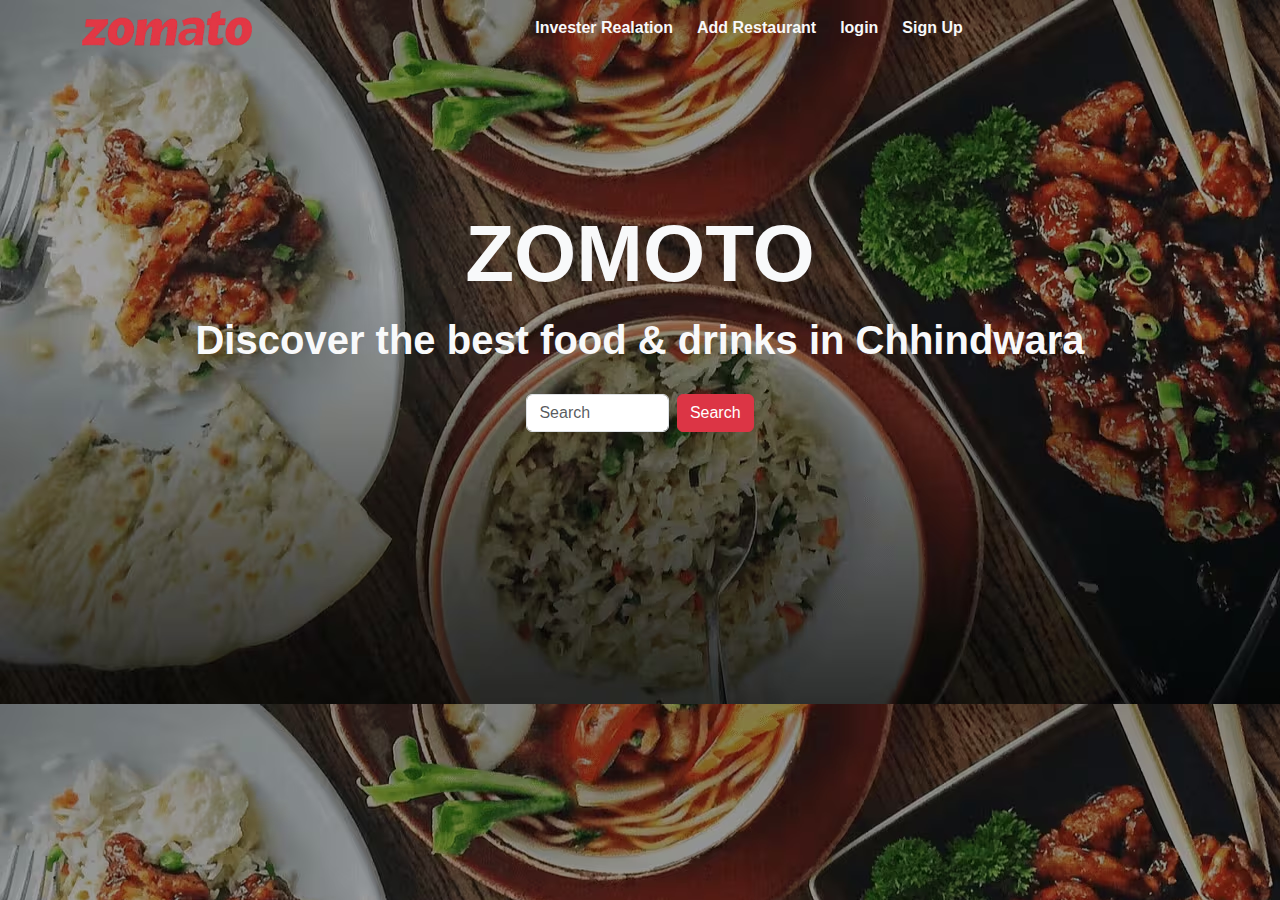
<file: index.html>
<!doctype html>
<html lang="en">

<head>
    <meta charset="utf-8">
    <meta name="viewport" content="width=device-width, initial-scale=1">
    <title>Bootstrap demo</title>
    <link href="https://cdn.jsdelivr.net/npm/bootstrap@5.3.3/dist/css/bootstrap.min.css" rel="stylesheet"
        integrity="sha384-QWTKZyjpPEjISv5WaRU9OFeRpok6YctnYmDr5pNlyT2bRjXh0JMhjY6hW+ALEwIH" crossorigin="anonymous">
        <link rel="stylesheet" href="style.css">
</head>

<body>




    <!--  navbar -->

    <div class="container-fluid  first-sec" style="background-image: url(zamoto\ 2.avif); ">
        <nav class="navbar navbar-expand-lg " style="  background-color: transparent " >

            <div class="container   gap-5">
                <img src="zomoto.png" alt="" style="width: 170px;  object-fit: cover; ">

                <button class="navbar-toggler" type="button" data-bs-toggle="collapse"
                    data-bs-target="#navbarSupportedContent" aria-controls="navbarSupportedContent"
                    aria-expanded="false" aria-label="Toggle navigation">
                    <span class="navbar-toggler-icon"></span>
                </button>
                <div class="collapse navbar-collapse" id="navbarSupportedContent">


                    <ul class="navbar-nav me-auto mx-auto gap-2 mb-2 mb-lg-0">


                        <li class="nav-item " style="font-weight: bolder;">
                            <a class="nav-link text-light   " target="_blank" href="invester.html">Invester Realation</a>
                        </li>

                        <li class="nav-item" style="font-weight: bolder;">
                            <a class="nav-link active  text-light" aria-current="page" target="_blank" href="Add rest.html">Add Restaurant</a>
                        </li>

                        <li class="nav-item" style="font-weight: bolder;" style="font-weight: bolder;">
                            <a class="nav-link active text-light " aria-current="page" target="_blank" href="indexlogin.html">login</a>
                        </li>


                        <li class="nav-item" style="font-weight: bolder;">
                            <a class="nav-link active  text-light " aria-current="page" href="#">Sign Up</a>
                        </li>



                    </ul>








                </div>
            </div>
        </nav>

<!-- 2 part -->

        <div class="row">
            <div style="display: flex; flex-direction: column; justify-content: center; align-items: center; margin-top: 150px; " class="col-md-12  text-light ">

                <h1 style="font-size: 80px; font-weight: bolder; font-family:Arial, Helvetica, sans-serif;" >ZOMOTO</h1>
                <p style="font-size: 40px; font-weight: bold;">Discover the best food & drinks in Chhindwara</p>


                <nav style="width: 20%;  " class="navbar col-md-8 ">
                   


                    <div  class="container-fluid ">
                      <form class="d-flex " role="search">
                        <input class="form-control me-2" type="search" placeholder="Search" aria-label="Search">
                        <button class="btn btn-danger" type="submit">Search</button>
                      </form>
                    </div>
                  </nav>


                
            </div>
        </div>
    </div>












    <script src="https://cdn.jsdelivr.net/npm/bootstrap@5.3.3/dist/js/bootstrap.bundle.min.js"
        integrity="sha384-YvpcrYf0tY3lHB60NNkmXc5s9fDVZLESaAA55NDzOxhy9GkcIdslK1eN7N6jIeHz"
        crossorigin="anonymous"></script>
</body>

</html>
</file>
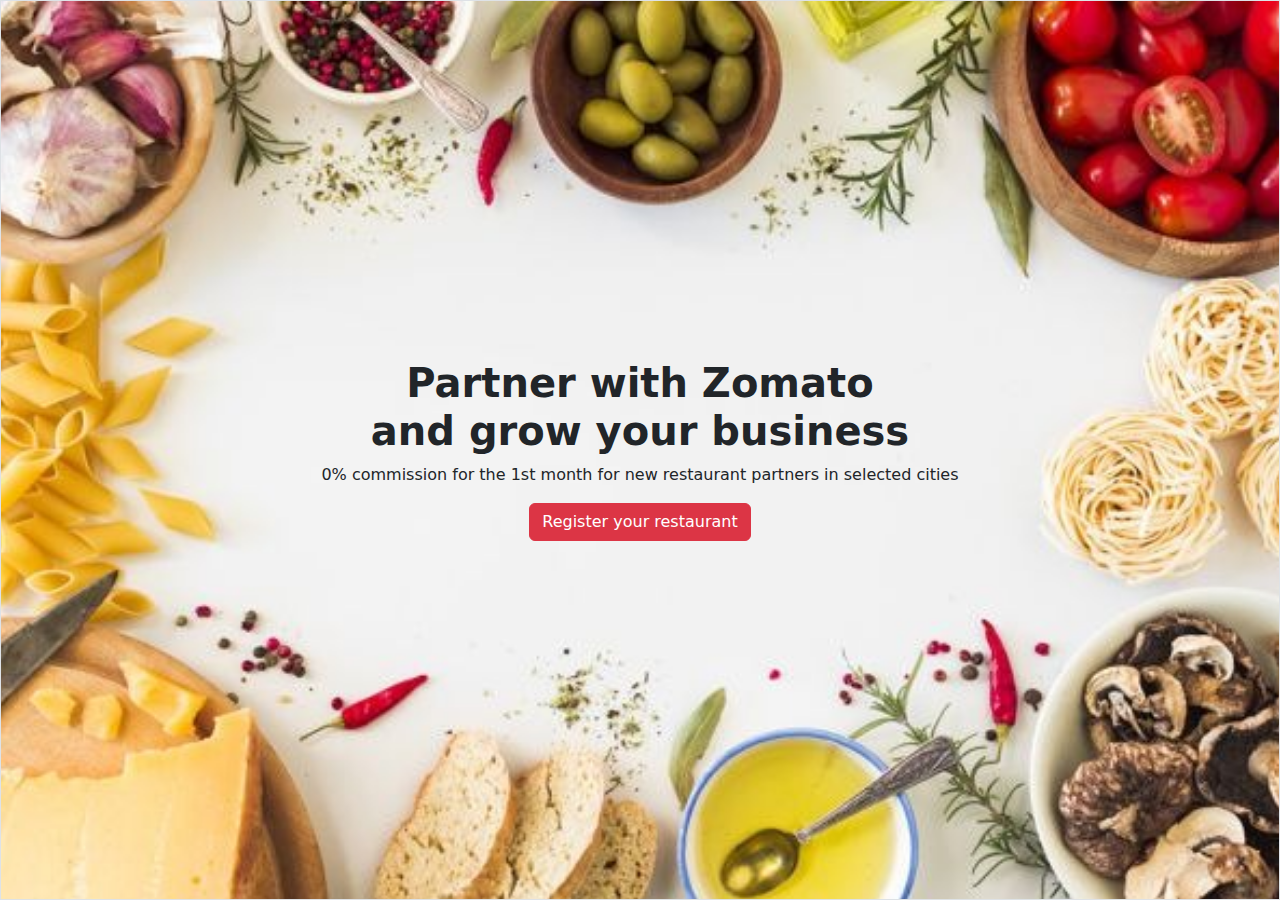
<file: Add rest.html>
<!doctype html>
<html lang="en">
  <head>
    <meta charset="utf-8">
    <meta name="viewport" content="width=device-width, initial-scale=1">
    <title>Bootstrap demo</title>
    <link href="https://cdn.jsdelivr.net/npm/bootstrap@5.3.3/dist/css/bootstrap.min.css" rel="stylesheet" integrity="sha384-QWTKZyjpPEjISv5WaRU9OFeRpok6YctnYmDr5pNlyT2bRjXh0JMhjY6hW+ALEwIH" crossorigin="anonymous">
  </head>
  <body>



   <div class="container-fluid">
    <div class="row">
        <div style="height: 100vh; display: flex; flex-direction: column; justify-content: center; align-items: center; background-image: url(WhatsApp\ Image\ 2024-10-12\ at\ 19.38.15_701cbd81.jpg); background-position: center; background-attachment: fixed; text-align: center;  background-position: center ; background-size: cover;" class="col-md-12 border">

            <h1 style="font-weight: bold;">Partner with Zomato <br> and grow your business</h1>
                <p style="font-weight: 500;">0% commission for the 1st month for new restaurant partners in selected cities</p>

                <button class="btn btn-danger"> Register your restaurant</button>
        </div>
    </div>
   </div>



    <script src="https://cdn.jsdelivr.net/npm/bootstrap@5.3.3/dist/js/bootstrap.bundle.min.js" integrity="sha384-YvpcrYf0tY3lHB60NNkmXc5s9fDVZLESaAA55NDzOxhy9GkcIdslK1eN7N6jIeHz" crossorigin="anonymous"></script>
  </body>
</html>
</file>
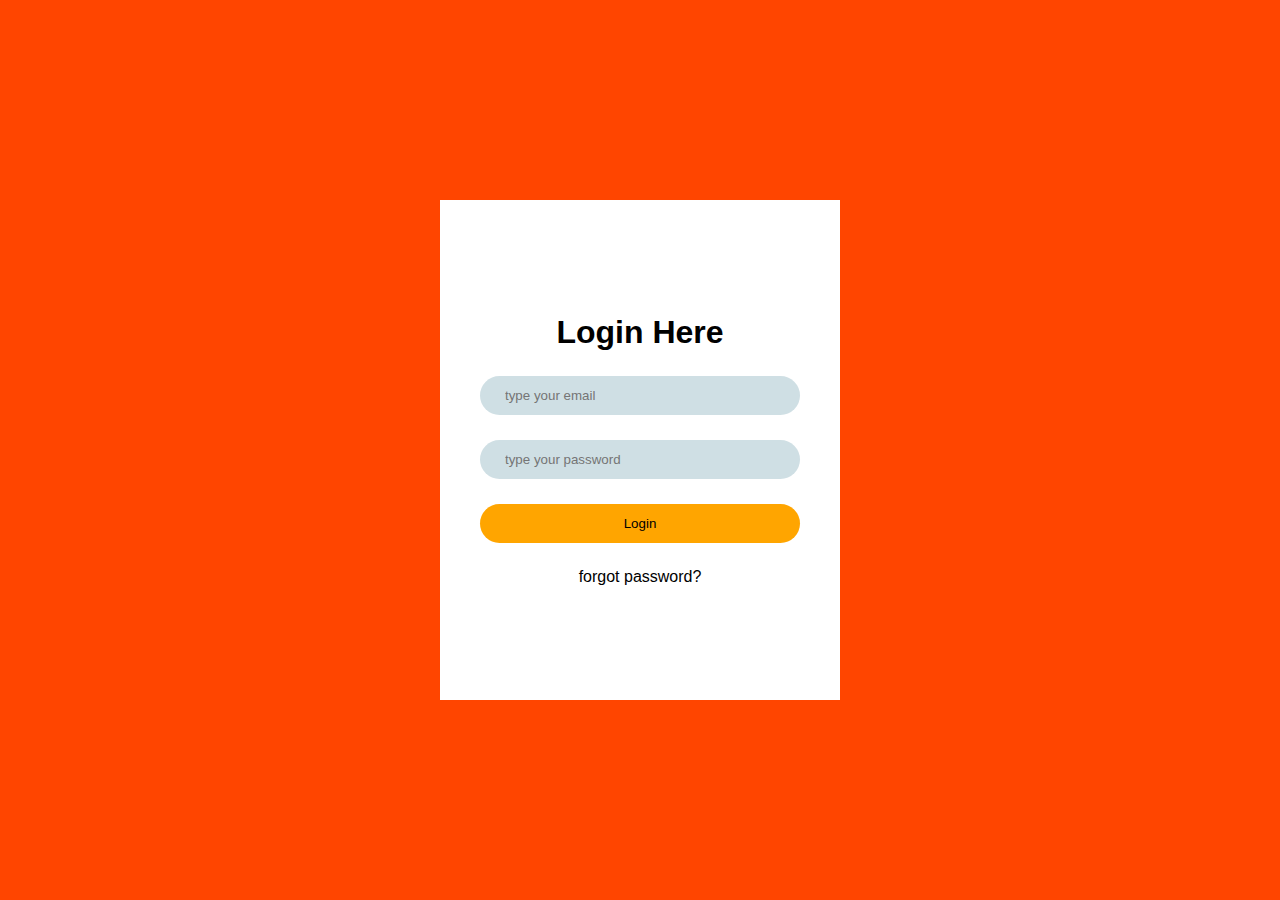
<file: indexlogin.html>
<!DOCTYPE html>
<html lang="en">
<head>
    <meta charset="UTF-8">
    <meta name="viewport" content="width=device-width, initial-scale=1.0">
    <title>LoginPage</title>
    <link rel="stylesheet" href="style.css">
</head>
<body>

    <div class="login-container">
        <form action="">
            <h1>Login Here</h1>
            <input type="email" placeholder="type your email">
            <input type="text" name="" id="" placeholder="type your password">
            <button>Login</button>
            <a href="">forgot password?</a>
        </form>
    </div>
    
        
    
</body>
</html>
</file>
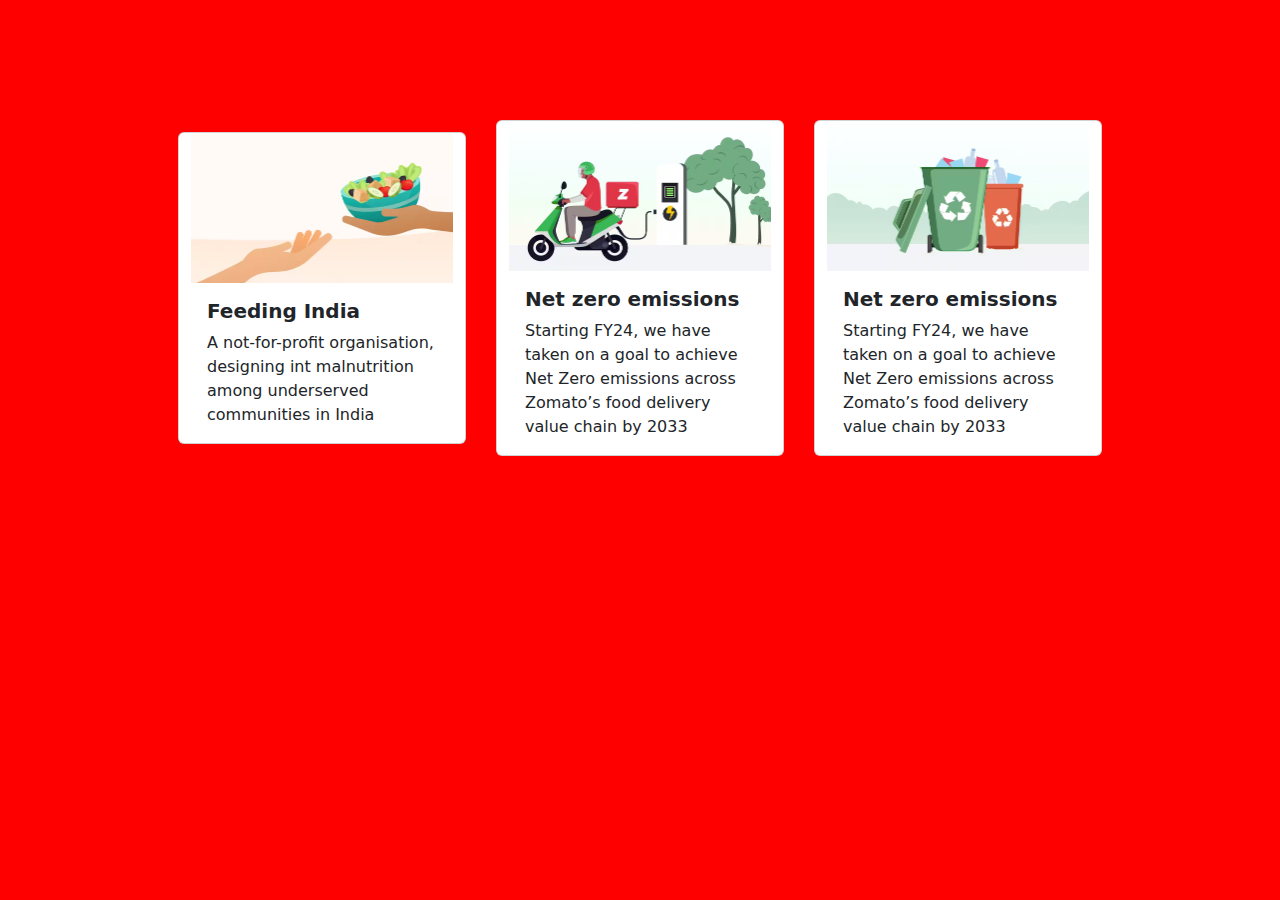
<file: invester.html>
<!doctype html>
<html lang="en">
  <head>
    <meta charset="utf-8">
    <meta name="viewport" content="width=device-width, initial-scale=1">
    <title>Bootstrap demo</title>
    <link href="https://cdn.jsdelivr.net/npm/bootstrap@5.3.3/dist/css/bootstrap.min.css" rel="stylesheet" integrity="sha384-QWTKZyjpPEjISv5WaRU9OFeRpok6YctnYmDr5pNlyT2bRjXh0JMhjY6hW+ALEwIH" crossorigin="anonymous">
  </head>
  <body style="background-color: red;">



    <div class="container-fluid ">
        <div style="display: flex; justify-content: center; align-items: center; margin-top: 120px; gap: 30px;" class="row ">



            <div class="card" style="width: 18rem;">
                <img src="aaaa.avif" class="card-img-top" alt="...">
                <div class="card-body">
                  <h5 style="font-weight: bold;" class="card-title">Feeding India</h5 >
                  <p class="card-text">A not-for-profit organisation, designing int  malnutrition among underserved communities in India</p>
                  
                </div>
              </div>




              <div class="card" style="width: 18rem;">
                <img src="tv.avif" class="card-img-top" alt="...">
                <div class="card-body">
                  <h5 style="font-weight: bold;" class="card-title">Net zero emissions</h5>
                  <p class="card-text">Starting FY24, we have taken on a goal to achieve Net Zero emissions across Zomato’s food delivery value chain by 2033</p>
                  
                </div>
              </div>


              <div class="card" style="width: 18rem;">
                <img src="ttttt.avif" class="card-img-top" alt="...">
                <div class="card-body">
                  <h5 style="font-weight: bold;" class="card-title">Net zero emissions</h5>
                  <p class="card-text">Starting FY24, we have taken on a goal to achieve Net Zero emissions across Zomato’s food delivery value chain by 2033</p>
                  
                </div>
              </div>







        </div>
    </div>




    <script src="https://cdn.jsdelivr.net/npm/bootstrap@5.3.3/dist/js/bootstrap.bundle.min.js" integrity="sha384-YvpcrYf0tY3lHB60NNkmXc5s9fDVZLESaAA55NDzOxhy9GkcIdslK1eN7N6jIeHz" crossorigin="anonymous"></script>
  </body>
</html>
</file>
<file: style.css>
.first-sec{
    height: 100vh;
}


* {
    padding: 0; margin: 0 ; box-sizing: border-box; font-family: Arial, Helvetica, sans-serif;
}


.login-container {
    width: 100%;
    height: 100vh;
    background-color: orangered;

    display: flex; align-items: center; justify-content: center;
}

.login-container form {
    width: 400px;
    height: 500px;
    background-color: white;
    display: flex;
    flex-direction: column;
    align-items: center;
    justify-content: center;
    gap: 25px;
}

.login-container form {
    font-family: Arial, Helvetica, sans-serif;
    font-weight: bolder;
}

.login-container form input {
    width: 80%;
    padding: 12px 25px;
    background: rgb(207, 223, 228);
    border: none;
    border-radius: 25px;
}

.login-container form button {
    width: 80%;
    padding: 12px 25px ;
    border: none;
    background: orange;
    border-radius: 25px;
}

.login-container form a {
    text-decoration: none;
    font-weight: lighter;
    color: black;
}
</file>
